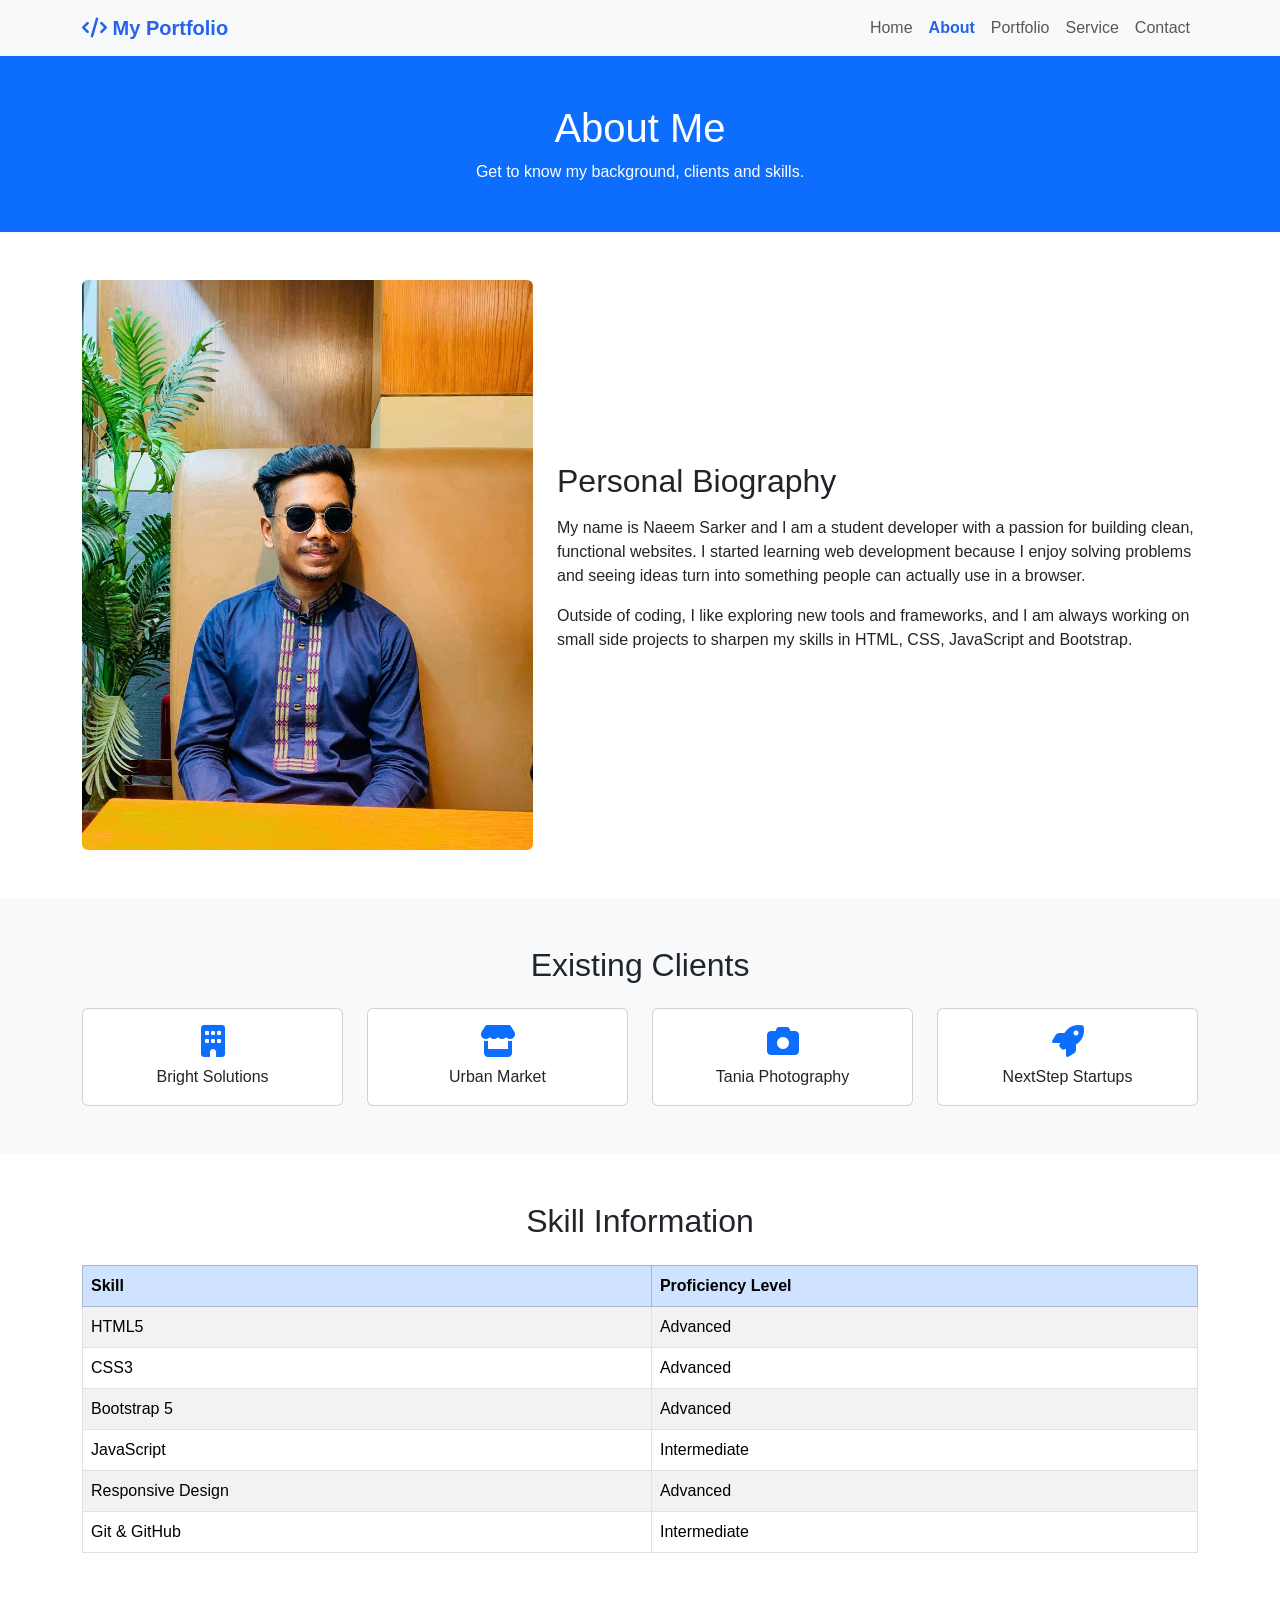
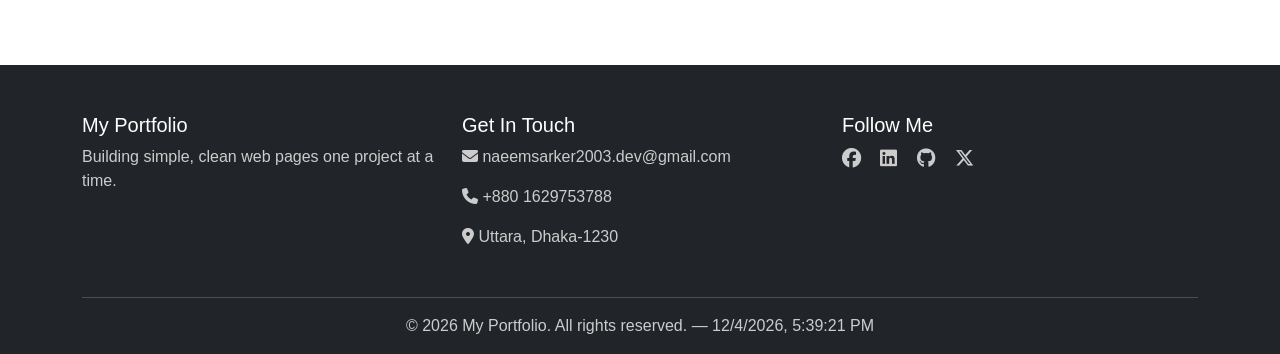
<file: about.html>
<!DOCTYPE html>
<html lang="en">

<head>
  <meta charset="UTF-8">
  <meta name="viewport" content="width=device-width, initial-scale=1.0">
  <title>About | My Portfolio</title>
  <meta name="description" content="About Naeem Sarker - biography, existing clients and skill information.">
  <meta property="og:title" content="My Portfolio - About">
  <meta property="og:description" content="Biography, existing clients and skill information.">
  <meta property="og:type" content="website">

  <link rel="stylesheet" href="https://cdn.jsdelivr.net/npm/bootstrap@5.3.3/dist/css/bootstrap.min.css">
  <link rel="stylesheet" href="https://cdnjs.cloudflare.com/ajax/libs/font-awesome/6.7.2/css/all.min.css">
  <link rel="stylesheet" href="css/custom.css">
  <script type="application/ld+json">
  {
    "@context": "https://schema.org",
    "@type": "Person",
    "name": "Naeem Sarker",
    "jobTitle": "Web Developer",
    "email": "naeemsarker2003.dev@gmail.com",
    "address": {
      "@type": "PostalAddress",
      "addressLocality": "Dhaka",
      "addressCountry": "BD"
    },
    "url": "about.html"
  }
  </script>
</head>

<body>

  <div id="header-placeholder"></div>

  <main>

    <div class="bg-primary text-white text-center py-5">
      <div class="container">
        <h1>About Me</h1>
        <p class="mb-0">Get to know my background, clients and skills.</p>
      </div>
    </div>

    <section class="container py-5">
      <div class="row align-items-center">
        <div class="col-md-5 mb-4 mb-md-0">
          <img src="assets/images/my_img.jpg" class="img-fluid rounded" alt="Photo of me" loading="lazy">
        </div>
        <div class="col-md-7">
          <h2 class="mb-3">Personal Biography</h2>
          <p>
            My name is Naeem Sarker and I am a student developer with a passion for building clean,
            functional websites. I started learning web development because I enjoy solving problems
            and seeing ideas turn into something people can actually use in a browser.
          </p>
          <p>
            Outside of coding, I like exploring new tools and frameworks, and I am always working on
            small side projects to sharpen my skills in HTML, CSS, JavaScript and Bootstrap.
          </p>
        </div>
      </div>
    </section>

    <section class="bg-light py-5">
      <div class="container">
        <h2 class="text-center mb-4">Existing Clients</h2>
        <div class="row g-4 text-center">
          <div class="col-6 col-md-3">
            <div class="card p-3">
              <i class="fa-solid fa-building fa-2x text-primary mb-2"></i>
              <p class="mb-0">Bright Solutions</p>
            </div>
          </div>
          <div class="col-6 col-md-3">
            <div class="card p-3">
              <i class="fa-solid fa-store fa-2x text-primary mb-2"></i>
              <p class="mb-0">Urban Market</p>
            </div>
          </div>
          <div class="col-6 col-md-3">
            <div class="card p-3">
              <i class="fa-solid fa-camera fa-2x text-primary mb-2"></i>
              <p class="mb-0">Tania Photography</p>
            </div>
          </div>
          <div class="col-6 col-md-3">
            <div class="card p-3">
              <i class="fa-solid fa-rocket fa-2x text-primary mb-2"></i>
              <p class="mb-0">NextStep Startups</p>
            </div>
          </div>
        </div>
      </div>
    </section>

    <section class="container py-5">
      <h2 class="text-center mb-4">Skill Information</h2>
      <table class="table table-bordered table-striped">
        <thead class="table-primary">
          <tr>
            <th>Skill</th>
            <th>Proficiency Level</th>
          </tr>
        </thead>
        <tbody>
          <tr>
            <td>HTML5</td>
            <td>Advanced</td>
          </tr>
          <tr>
            <td>CSS3</td>
            <td>Advanced</td>
          </tr>
          <tr>
            <td>Bootstrap 5</td>
            <td>Advanced</td>
          </tr>
          <tr>
            <td>JavaScript</td>
            <td>Intermediate</td>
          </tr>
          <tr>
            <td>Responsive Design</td>
            <td>Advanced</td>
          </tr>
          <tr>
            <td>Git &amp; GitHub</td>
            <td>Intermediate</td>
          </tr>
        </tbody>
      </table>
    </section>

  </main>

  <div id="footer-placeholder"></div>

  <script src="https://cdn.jsdelivr.net/npm/bootstrap@5.3.3/dist/js/bootstrap.bundle.min.js"></script>
  <script src="js/include.js"></script>
  <script src="js/navbar.js"></script>
  <script src="js/footer.js"></script>
</body>

</html>
</file>
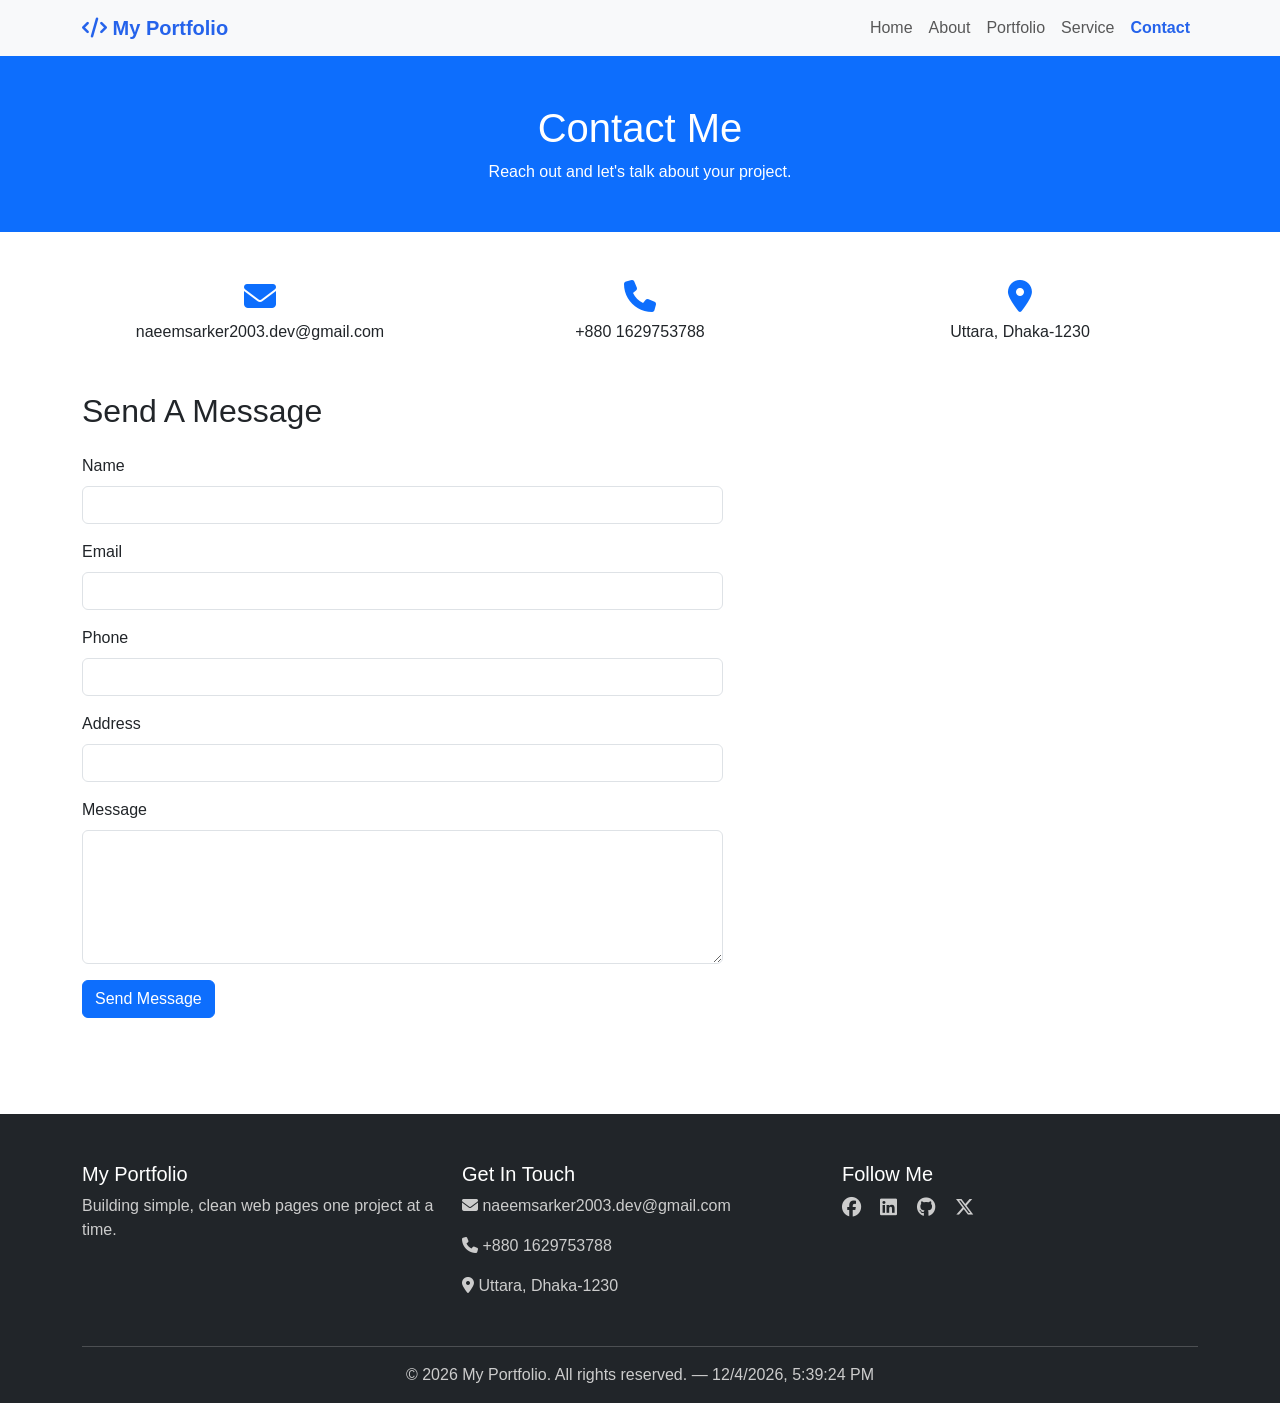
<file: contact.html>
<!DOCTYPE html>
<html lang="en">

<head>
  <meta charset="UTF-8">
  <meta name="viewport" content="width=device-width, initial-scale=1.0">
  <title>Contact | My Portfolio</title>
  <meta name="description" content="Contact Naeem Sarker - direct contact information, message form and location map.">
  <meta property="og:title" content="My Portfolio - Contact">
  <meta property="og:description" content="Contact information, message form and location map.">
  <meta property="og:type" content="website">

  <link rel="stylesheet" href="https://cdn.jsdelivr.net/npm/bootstrap@5.3.3/dist/css/bootstrap.min.css">
  <link rel="stylesheet" href="https://cdnjs.cloudflare.com/ajax/libs/font-awesome/6.7.2/css/all.min.css">
  <link rel="stylesheet" href="css/custom.css">
  <script type="application/ld+json">
  {
    "@context": "https://schema.org",
    "@type": "ContactPage",
    "about": {
      "@type": "Person",
      "name": "Naeem Sarker",
      "email": "naeemsarker2003.dev@gmail.com"
    }
  }
  </script>
</head>

<body>

  <div id="header-placeholder"></div>

  <main>

    <div class="bg-primary text-white text-center py-5">
      <div class="container">
        <h1>Contact Me</h1>
        <p class="mb-0">Reach out and let's talk about your project.</p>
      </div>
    </div>

    <section class="container py-5">
      <div class="row g-4 text-center mb-5">
        <div class="col-md-4">
          <i class="fa-solid fa-envelope fa-2x text-primary mb-2"></i>
          <p class="mb-0">naeemsarker2003.dev@gmail.com</p>
        </div>
        <div class="col-md-4">
          <i class="fa-solid fa-phone fa-2x text-primary mb-2"></i>
          <p class="mb-0">+880 1629753788</p>
        </div>
        <div class="col-md-4">
          <i class="fa-solid fa-location-dot fa-2x text-primary mb-2"></i>
          <p class="mb-0">Uttara, Dhaka-1230</p>
        </div>
      </div>

      <div class="row">
        <div class="col-lg-7 mb-5 mb-lg-0">
          <h2 class="mb-4">Send A Message</h2>
          <div id="formSuccessAlert" class="alert alert-success d-none" role="alert">
            Thank you. Your message has been submitted successfully.
          </div>
          <form id="contactForm" novalidate>
            <div class="mb-3">
              <label for="nameInput" class="form-label">Name</label>
              <input type="text" class="form-control" id="nameInput">
              <div class="invalid-feedback">Please enter your name.</div>
            </div>
            <div class="mb-3">
              <label for="emailInput" class="form-label">Email</label>
              <input type="text" class="form-control" id="emailInput">
              <div class="invalid-feedback">Please enter a valid email address.</div>
            </div>
            <div class="mb-3">
              <label for="phoneInput" class="form-label">Phone</label>
              <input type="text" class="form-control" id="phoneInput">
              <div class="invalid-feedback">Please enter a valid phone number.</div>
            </div>
            <div class="mb-3">
              <label for="addressInput" class="form-label">Address</label>
              <input type="text" class="form-control" id="addressInput">
              <div class="invalid-feedback">Please enter your address.</div>
            </div>
            <div class="mb-3">
              <label for="messageInput" class="form-label">Message</label>
              <textarea class="form-control" id="messageInput" rows="5"></textarea>
              <div class="invalid-feedback">Please enter a message.</div>
            </div>
            <button type="submit" class="btn btn-primary">Send Message</button>
          </form>
        </div>
        <div class="col-lg-5">
          <iframe class="w-100 border-0" src="https://www.google.com/maps/embed?pb=!1m18!1m12!1m3!1d3006.9503950978537!2d90.43276277433053!3d23.880995683752076!2m3!1f0!2f0!3f0!3m2!1i1024!2i768!4f13.1!3m3!1m2!1s0x3755c50a3eff7363%3A0xa5cbafe0fd7028d9!2sChanpara%20Bazar!5e1!3m2!1sen!2sbd!4v1784367452018!5m2!1sen!2sbd" height="450" allowfullscreen="" loading="lazy" referrerpolicy="strict-origin-when-cross-origin"></iframe>
        </div>
      </div>
    </section>

  </main>

  <div id="footer-placeholder"></div>

  <script src="https://cdn.jsdelivr.net/npm/bootstrap@5.3.3/dist/js/bootstrap.bundle.min.js"></script>
  <script src="js/include.js"></script>
  <script src="js/navbar.js"></script>
  <script src="js/footer.js"></script>
  <script src="js/formValidation.js"></script>
</body>

</html>
</file>
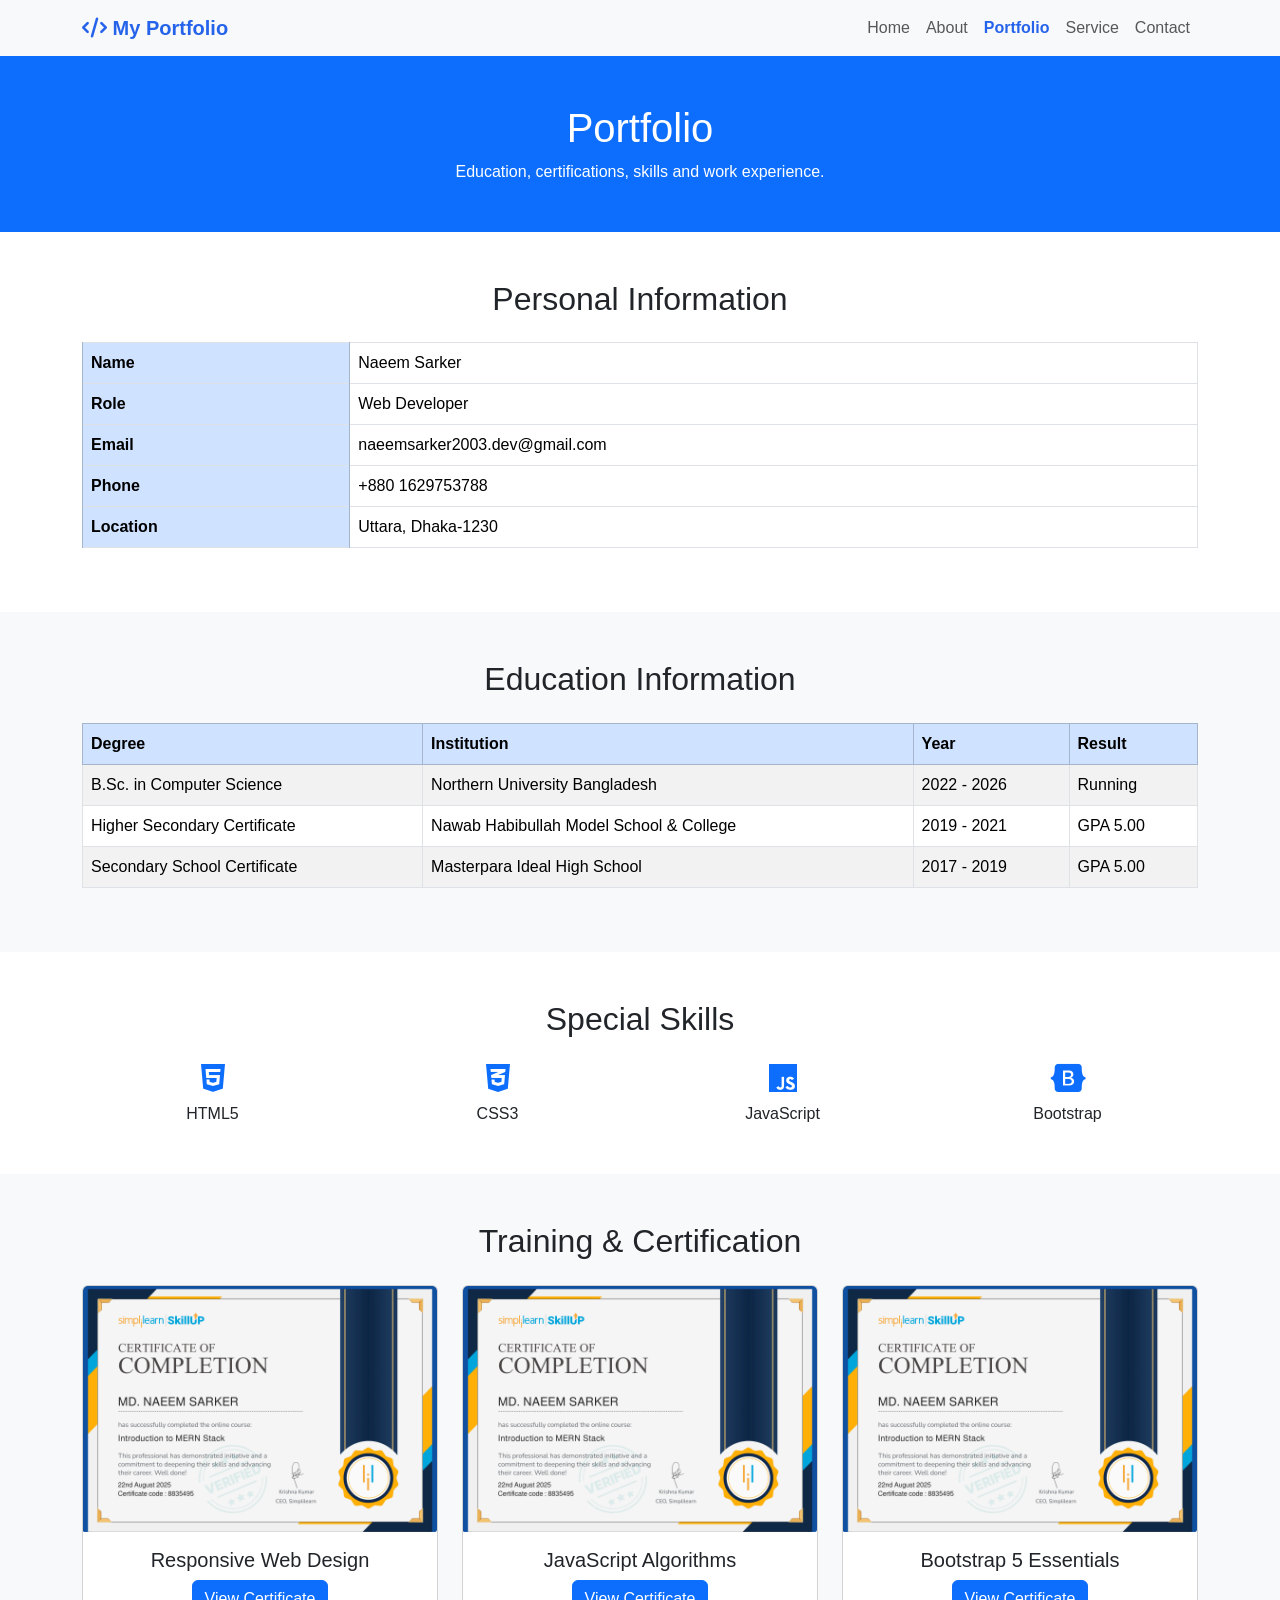
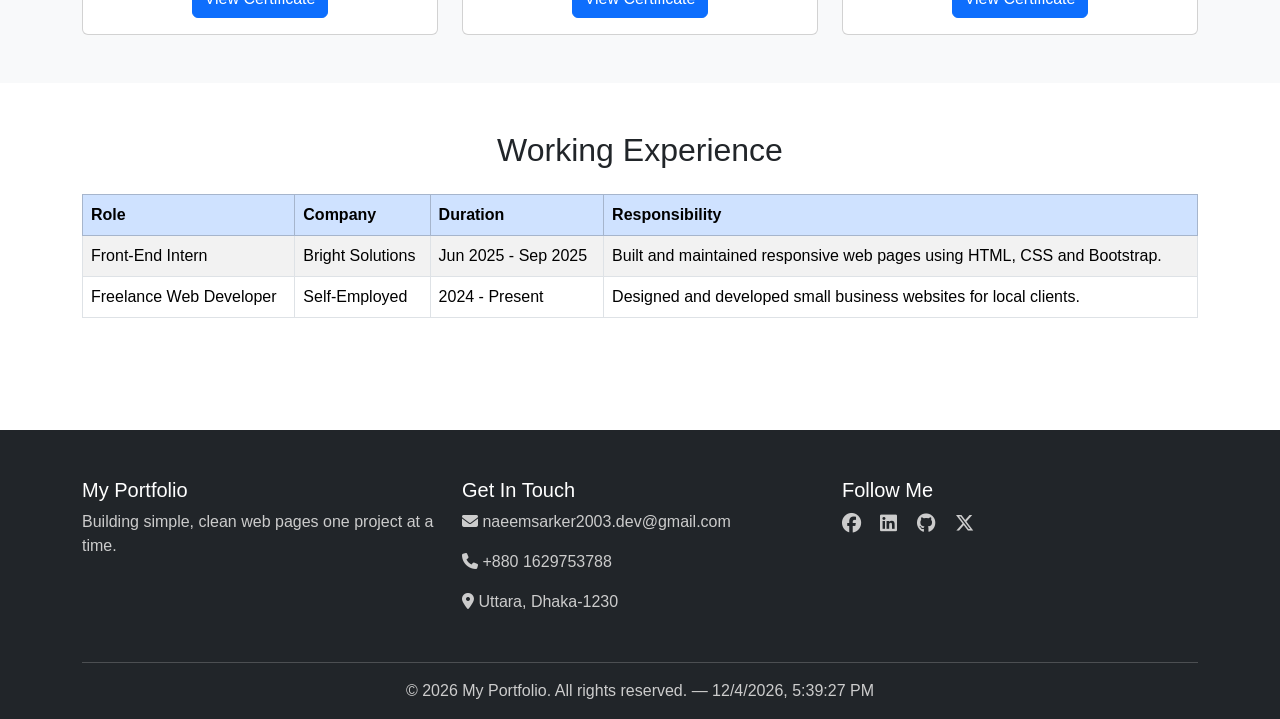
<file: portfolio.html>
<!DOCTYPE html>
<html lang="en">

<head>
  <meta charset="UTF-8">
  <meta name="viewport" content="width=device-width, initial-scale=1.0">
  <title>Portfolio | My Portfolio</title>
  <meta name="description" content="Education, certifications, skills and work experience of Naeem Sarker.">
  <meta property="og:title" content="My Portfolio - Portfolio">
  <meta property="og:description" content="Education, certifications, skills and work experience.">
  <meta property="og:type" content="website">

  <link rel="stylesheet" href="https://cdn.jsdelivr.net/npm/bootstrap@5.3.3/dist/css/bootstrap.min.css">
  <link rel="stylesheet" href="https://cdnjs.cloudflare.com/ajax/libs/font-awesome/6.7.2/css/all.min.css">
  <link rel="stylesheet" href="css/custom.css">
  <script type="application/ld+json">
  {
    "@context": "https://schema.org",
    "@type": "Person",
    "name": "Naeem Sarker",
    "jobTitle": "Web Developer",
    "email": "naeemsarker2003.dev@gmail.com",
    "address": {
      "@type": "PostalAddress",
      "addressLocality": "Dhaka",
      "addressCountry": "BD"
    },
    "url": "portfolio.html"
  }
  </script>
</head>

<body>

  <div id="header-placeholder"></div>

  <main>

    <div class="bg-primary text-white text-center py-5">
      <div class="container">
        <h1>Portfolio</h1>
        <p class="mb-0">Education, certifications, skills and work experience.</p>
      </div>
    </div>

    <section class="container py-5">
      <h2 class="text-center mb-4">Personal Information</h2>
      <table class="table table-bordered">
        <tbody>
          <tr>
            <th class="table-primary">Name</th>
            <td>Naeem Sarker</td>
          </tr>
          <tr>
            <th class="table-primary">Role</th>
            <td>Web Developer</td>
          </tr>
          <tr>
            <th class="table-primary">Email</th>
            <td>naeemsarker2003.dev@gmail.com</td>
          </tr>
          <tr>
            <th class="table-primary">Phone</th>
            <td>+880 1629753788</td>
          </tr>
          <tr>
            <th class="table-primary">Location</th>
            <td>Uttara, Dhaka-1230</td>
          </tr>
        </tbody>
      </table>
    </section>

    <section class="bg-light py-5">
      <div class="container">
        <h2 class="text-center mb-4">Education Information</h2>
        <table class="table table-bordered table-striped bg-white">
          <thead class="table-primary">
            <tr>
              <th>Degree</th>
              <th>Institution</th>
              <th>Year</th>
              <th>Result</th>
            </tr>
          </thead>
          <tbody>
            <tr>
              <td>B.Sc. in Computer Science</td>
              <td>Northern University Bangladesh</td>
              <td>2022 - 2026</td>
              <td>Running</td>
            </tr>
            <tr>
              <td>Higher Secondary Certificate</td>
              <td>Nawab Habibullah Model School & College</td>
              <td>2019 - 2021</td>
              <td>GPA 5.00</td>
            </tr>
            <tr>
              <td>Secondary School Certificate</td>
              <td>Masterpara Ideal High School</td>
              <td>2017 - 2019</td>
              <td>GPA 5.00</td>
            </tr>
          </tbody>
        </table>
      </div>
    </section>

    <section class="container py-5">
      <h2 class="text-center mb-4">Special Skills</h2>
      <div class="row g-4 text-center">
        <div class="col-6 col-md-3">
          <i class="fa-brands fa-html5 fa-2x text-primary mb-2"></i>
          <p class="mb-0">HTML5</p>
        </div>
        <div class="col-6 col-md-3">
          <i class="fa-brands fa-css3-alt fa-2x text-primary mb-2"></i>
          <p class="mb-0">CSS3</p>
        </div>
        <div class="col-6 col-md-3">
          <i class="fa-brands fa-js fa-2x text-primary mb-2"></i>
          <p class="mb-0">JavaScript</p>
        </div>
        <div class="col-6 col-md-3">
          <i class="fa-brands fa-bootstrap fa-2x text-primary mb-2"></i>
          <p class="mb-0">Bootstrap</p>
        </div>
      </div>
    </section>

    <section class="bg-light py-5">
      <div class="container">
        <h2 class="text-center mb-4">Training &amp; Certification</h2>
        <div class="row g-4">
          <div class="col-md-4">
            <div class="card h-100">
              <img src="assets/images/certificate.png" class="card-img-top" alt="Responsive Web Design certificate" loading="lazy">
              <div class="card-body text-center">
                <h5 class="card-title">Responsive Web Design</h5>
                <button type="button" class="btn btn-primary" data-bs-toggle="modal" data-bs-target="#certModal1">View Certificate</button>
              </div>
            </div>
          </div>
          <div class="col-md-4">
            <div class="card h-100">
              <img src="assets/images/certificate.png" class="card-img-top" alt="JavaScript Algorithms certificate" loading="lazy">
              <div class="card-body text-center">
                <h5 class="card-title">JavaScript Algorithms</h5>
                <button type="button" class="btn btn-primary" data-bs-toggle="modal" data-bs-target="#certModal2">View Certificate</button>
              </div>
            </div>
          </div>
          <div class="col-md-4">
            <div class="card h-100">
              <img src="assets/images/certificate.png" class="card-img-top" alt="Bootstrap 5 certificate" loading="lazy">
              <div class="card-body text-center">
                <h5 class="card-title">Bootstrap 5 Essentials</h5>
                <button type="button" class="btn btn-primary" data-bs-toggle="modal" data-bs-target="#certModal3">View Certificate</button>
              </div>
            </div>
          </div>
        </div>
      </div>
    </section>

    <div class="modal fade" id="certModal1" tabindex="-1">
      <div class="modal-dialog modal-dialog-centered">
        <div class="modal-content">
          <div class="modal-header">
            <h5 class="modal-title">Responsive Web Design</h5>
            <button type="button" class="btn-close" data-bs-dismiss="modal"></button>
          </div>
          <div class="modal-body text-center">
            <img src="assets/images/certificate.png" class="img-fluid mb-3" alt="Responsive Web Design certificate full size">
            <p class="mb-1"><strong>Issued By:</strong> freeCodeCamp</p>
            <p class="mb-0"><strong>Date:</strong> March 2025</p>
          </div>
        </div>
      </div>
    </div>

    <div class="modal fade" id="certModal2" tabindex="-1">
      <div class="modal-dialog modal-dialog-centered">
        <div class="modal-content">
          <div class="modal-header">
            <h5 class="modal-title">JavaScript Algorithms</h5>
            <button type="button" class="btn-close" data-bs-dismiss="modal"></button>
          </div>
          <div class="modal-body text-center">
            <img src="assets/images/certificate.png" class="img-fluid mb-3" alt="JavaScript Algorithms certificate full size">
            <p class="mb-1"><strong>Issued By:</strong> freeCodeCamp</p>
            <p class="mb-0"><strong>Date:</strong> July 2025</p>
          </div>
        </div>
      </div>
    </div>

    <div class="modal fade" id="certModal3" tabindex="-1">
      <div class="modal-dialog modal-dialog-centered">
        <div class="modal-content">
          <div class="modal-header">
            <h5 class="modal-title">Bootstrap 5 Essentials</h5>
            <button type="button" class="btn-close" data-bs-dismiss="modal"></button>
          </div>
          <div class="modal-body text-center">
            <img src="assets/images/certificate.png" class="img-fluid mb-3" alt="Bootstrap 5 Essentials certificate full size">
            <p class="mb-1"><strong>Issued By:</strong> Coursera</p>
            <p class="mb-0"><strong>Date:</strong> October 2025</p>
          </div>
        </div>
      </div>
    </div>

    <section class="container py-5">
      <h2 class="text-center mb-4">Working Experience</h2>
      <table class="table table-bordered table-striped">
        <thead class="table-primary">
          <tr>
            <th>Role</th>
            <th>Company</th>
            <th>Duration</th>
            <th>Responsibility</th>
          </tr>
        </thead>
        <tbody>
          <tr>
            <td>Front-End Intern</td>
            <td>Bright Solutions</td>
            <td>Jun 2025 - Sep 2025</td>
            <td>Built and maintained responsive web pages using HTML, CSS and Bootstrap.</td>
          </tr>
          <tr>
            <td>Freelance Web Developer</td>
            <td>Self-Employed</td>
            <td>2024 - Present</td>
            <td>Designed and developed small business websites for local clients.</td>
          </tr>
        </tbody>
      </table>
    </section>

  </main>

  <div id="footer-placeholder"></div>

  <script src="https://cdn.jsdelivr.net/npm/bootstrap@5.3.3/dist/js/bootstrap.bundle.min.js"></script>
  <script src="js/include.js"></script>
  <script src="js/navbar.js"></script>
  <script src="js/footer.js"></script>
</body>

</html>
</file>
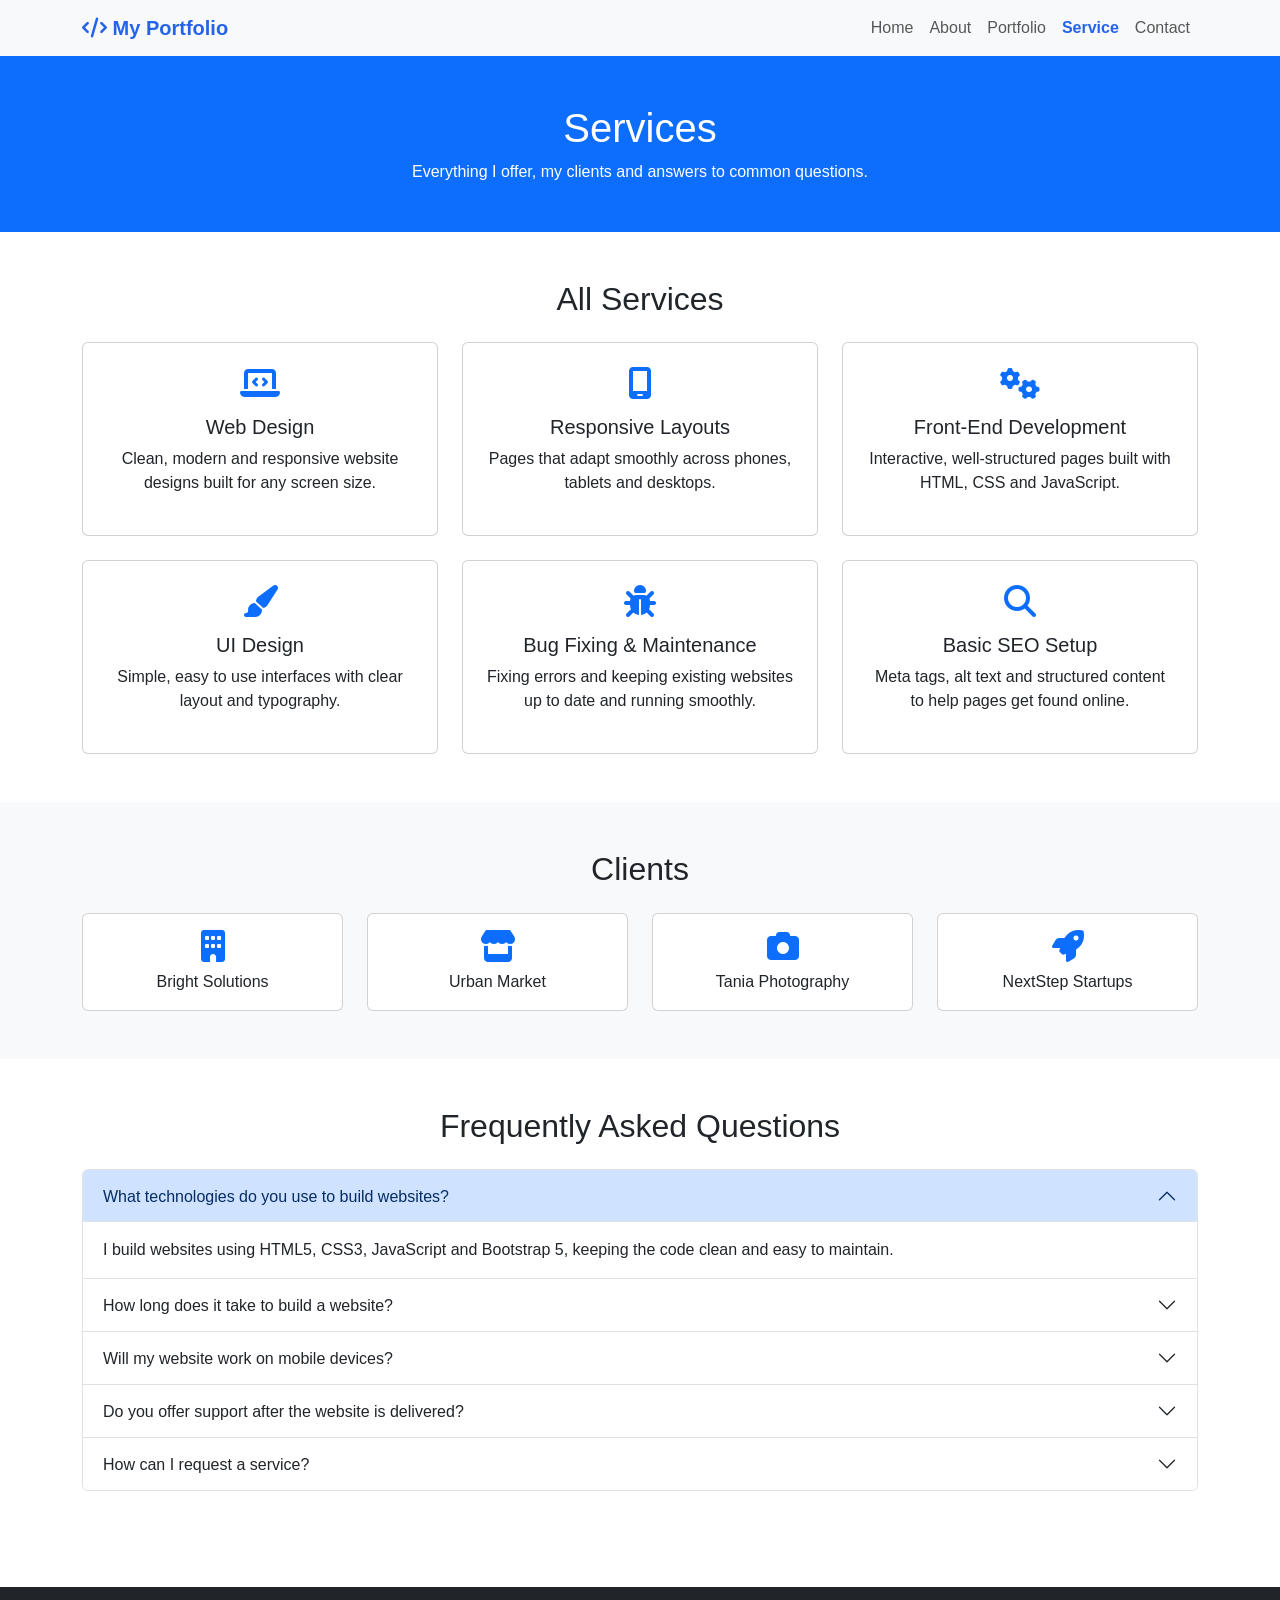
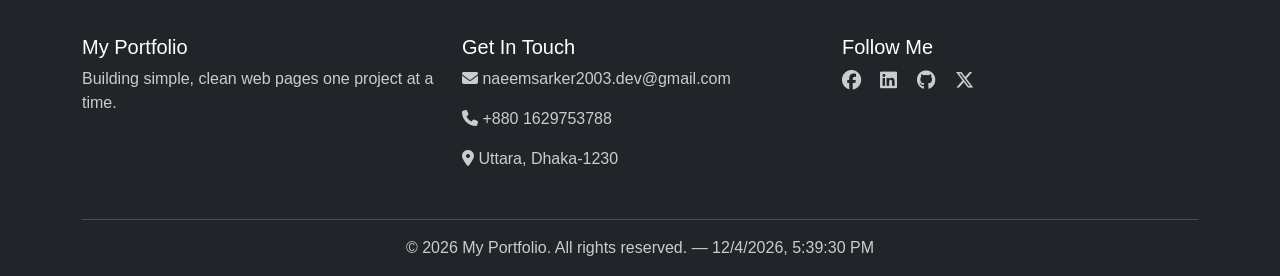
<file: service.html>
<!DOCTYPE html>
<html lang="en">

<head>
  <meta charset="UTF-8">
  <meta name="viewport" content="width=device-width, initial-scale=1.0">
  <title>Service | My Portfolio</title>
  <meta name="description" content="Web development services offered, client list and frequently asked questions.">
  <meta property="og:title" content="My Portfolio - Services">
  <meta property="og:description" content="Web development services offered, client list and FAQ.">
  <meta property="og:type" content="website">

  <link rel="stylesheet" href="https://cdn.jsdelivr.net/npm/bootstrap@5.3.3/dist/css/bootstrap.min.css">
  <link rel="stylesheet" href="https://cdnjs.cloudflare.com/ajax/libs/font-awesome/6.7.2/css/all.min.css">
  <link rel="stylesheet" href="css/custom.css">
  <script type="application/ld+json">
  {
    "@context": "https://schema.org",
    "@type": "Service",
    "serviceType": "Web Development",
    "provider": {
      "@type": "Person",
      "name": "Naeem Sarker"
    },
    "areaServed": "Dhaka, Bangladesh"
  }
  </script>
</head>

<body>

  <div id="header-placeholder"></div>

  <main>

    <div class="bg-primary text-white text-center py-5">
      <div class="container">
        <h1>Services</h1>
        <p class="mb-0">Everything I offer, my clients and answers to common questions.</p>
      </div>
    </div>

    <section class="container py-5">
      <h2 class="text-center mb-4">All Services</h2>
      <div class="row g-4">
        <div class="col-md-4">
          <div class="card h-100 text-center p-4">
            <i class="fa-solid fa-laptop-code fa-2x text-primary mb-3"></i>
            <h5>Web Design</h5>
            <p>Clean, modern and responsive website designs built for any screen size.</p>
          </div>
        </div>
        <div class="col-md-4">
          <div class="card h-100 text-center p-4">
            <i class="fa-solid fa-mobile-screen fa-2x text-primary mb-3"></i>
            <h5>Responsive Layouts</h5>
            <p>Pages that adapt smoothly across phones, tablets and desktops.</p>
          </div>
        </div>
        <div class="col-md-4">
          <div class="card h-100 text-center p-4">
            <i class="fa-solid fa-gears fa-2x text-primary mb-3"></i>
            <h5>Front-End Development</h5>
            <p>Interactive, well-structured pages built with HTML, CSS and JavaScript.</p>
          </div>
        </div>
        <div class="col-md-4">
          <div class="card h-100 text-center p-4">
            <i class="fa-solid fa-paintbrush fa-2x text-primary mb-3"></i>
            <h5>UI Design</h5>
            <p>Simple, easy to use interfaces with clear layout and typography.</p>
          </div>
        </div>
        <div class="col-md-4">
          <div class="card h-100 text-center p-4">
            <i class="fa-solid fa-bug fa-2x text-primary mb-3"></i>
            <h5>Bug Fixing &amp; Maintenance</h5>
            <p>Fixing errors and keeping existing websites up to date and running smoothly.</p>
          </div>
        </div>
        <div class="col-md-4">
          <div class="card h-100 text-center p-4">
            <i class="fa-solid fa-magnifying-glass fa-2x text-primary mb-3"></i>
            <h5>Basic SEO Setup</h5>
            <p>Meta tags, alt text and structured content to help pages get found online.</p>
          </div>
        </div>
      </div>
    </section>

    <section class="bg-light py-5">
      <div class="container">
        <h2 class="text-center mb-4">Clients</h2>
        <div class="row g-4 text-center">
          <div class="col-6 col-md-3">
            <div class="card p-3">
              <i class="fa-solid fa-building fa-2x text-primary mb-2"></i>
              <p class="mb-0">Bright Solutions</p>
            </div>
          </div>
          <div class="col-6 col-md-3">
            <div class="card p-3">
              <i class="fa-solid fa-store fa-2x text-primary mb-2"></i>
              <p class="mb-0">Urban Market</p>
            </div>
          </div>
          <div class="col-6 col-md-3">
            <div class="card p-3">
              <i class="fa-solid fa-camera fa-2x text-primary mb-2"></i>
              <p class="mb-0">Tania Photography</p>
            </div>
          </div>
          <div class="col-6 col-md-3">
            <div class="card p-3">
              <i class="fa-solid fa-rocket fa-2x text-primary mb-2"></i>
              <p class="mb-0">NextStep Startups</p>
            </div>
          </div>
        </div>
      </div>
    </section>

    <section class="container py-5">
      <h2 class="text-center mb-4">Frequently Asked Questions</h2>
      <div class="accordion" id="faqAccordion">
        <div class="accordion-item">
          <h2 class="accordion-header">
            <button class="accordion-button" type="button" data-bs-toggle="collapse" data-bs-target="#faq1">
              What technologies do you use to build websites?
            </button>
          </h2>
          <div id="faq1" class="accordion-collapse collapse show" data-bs-parent="#faqAccordion">
            <div class="accordion-body">
              I build websites using HTML5, CSS3, JavaScript and Bootstrap 5, keeping the code clean and easy to maintain.
            </div>
          </div>
        </div>
        <div class="accordion-item">
          <h2 class="accordion-header">
            <button class="accordion-button collapsed" type="button" data-bs-toggle="collapse" data-bs-target="#faq2">
              How long does it take to build a website?
            </button>
          </h2>
          <div id="faq2" class="accordion-collapse collapse" data-bs-parent="#faqAccordion">
            <div class="accordion-body">
              It depends on the size of the project, but a simple multi-page website usually takes one to two weeks.
            </div>
          </div>
        </div>
        <div class="accordion-item">
          <h2 class="accordion-header">
            <button class="accordion-button collapsed" type="button" data-bs-toggle="collapse" data-bs-target="#faq3">
              Will my website work on mobile devices?
            </button>
          </h2>
          <div id="faq3" class="accordion-collapse collapse" data-bs-parent="#faqAccordion">
            <div class="accordion-body">
              Yes, every page is built with a responsive grid so it works well on phones, tablets and desktops.
            </div>
          </div>
        </div>
        <div class="accordion-item">
          <h2 class="accordion-header">
            <button class="accordion-button collapsed" type="button" data-bs-toggle="collapse" data-bs-target="#faq4">
              Do you offer support after the website is delivered?
            </button>
          </h2>
          <div id="faq4" class="accordion-collapse collapse" data-bs-parent="#faqAccordion">
            <div class="accordion-body">
              Yes, I offer basic maintenance and bug fixing after delivery to keep your website running smoothly.
            </div>
          </div>
        </div>
        <div class="accordion-item">
          <h2 class="accordion-header">
            <button class="accordion-button collapsed" type="button" data-bs-toggle="collapse" data-bs-target="#faq5">
              How can I request a service?
            </button>
          </h2>
          <div id="faq5" class="accordion-collapse collapse" data-bs-parent="#faqAccordion">
            <div class="accordion-body">
              Just visit the Contact page, fill in the form with your details and message, and I will get back to you.
            </div>
          </div>
        </div>
      </div>
    </section>

  </main>

  <div id="footer-placeholder"></div>

  <script src="https://cdn.jsdelivr.net/npm/bootstrap@5.3.3/dist/js/bootstrap.bundle.min.js"></script>
  <script src="js/include.js"></script>
  <script src="js/navbar.js"></script>
  <script src="js/footer.js"></script>
</body>

</html>
</file>
<file: css/custom.css>
body {
  font-family: 'Segoe UI', sans-serif;
  display: flex;
  flex-direction: column;
  min-height: 100vh;
}

main {
  flex: 1 0 auto;
}

.navbar-brand {
  font-weight: bold;
  color: #2563eb !important;
}

.nav-link:hover {
  color: #2563eb !important;
}

.nav-link.active {
  color: #2563eb !important;
  font-weight: bold;
}

footer {
  background-color: #212529;
  color: #cccccc;
}

footer a {
  color: #cccccc;
  margin-right: 15px;
  font-size: 1.2rem;
}

footer a:hover {
  color: #2563eb;
}
</file>
